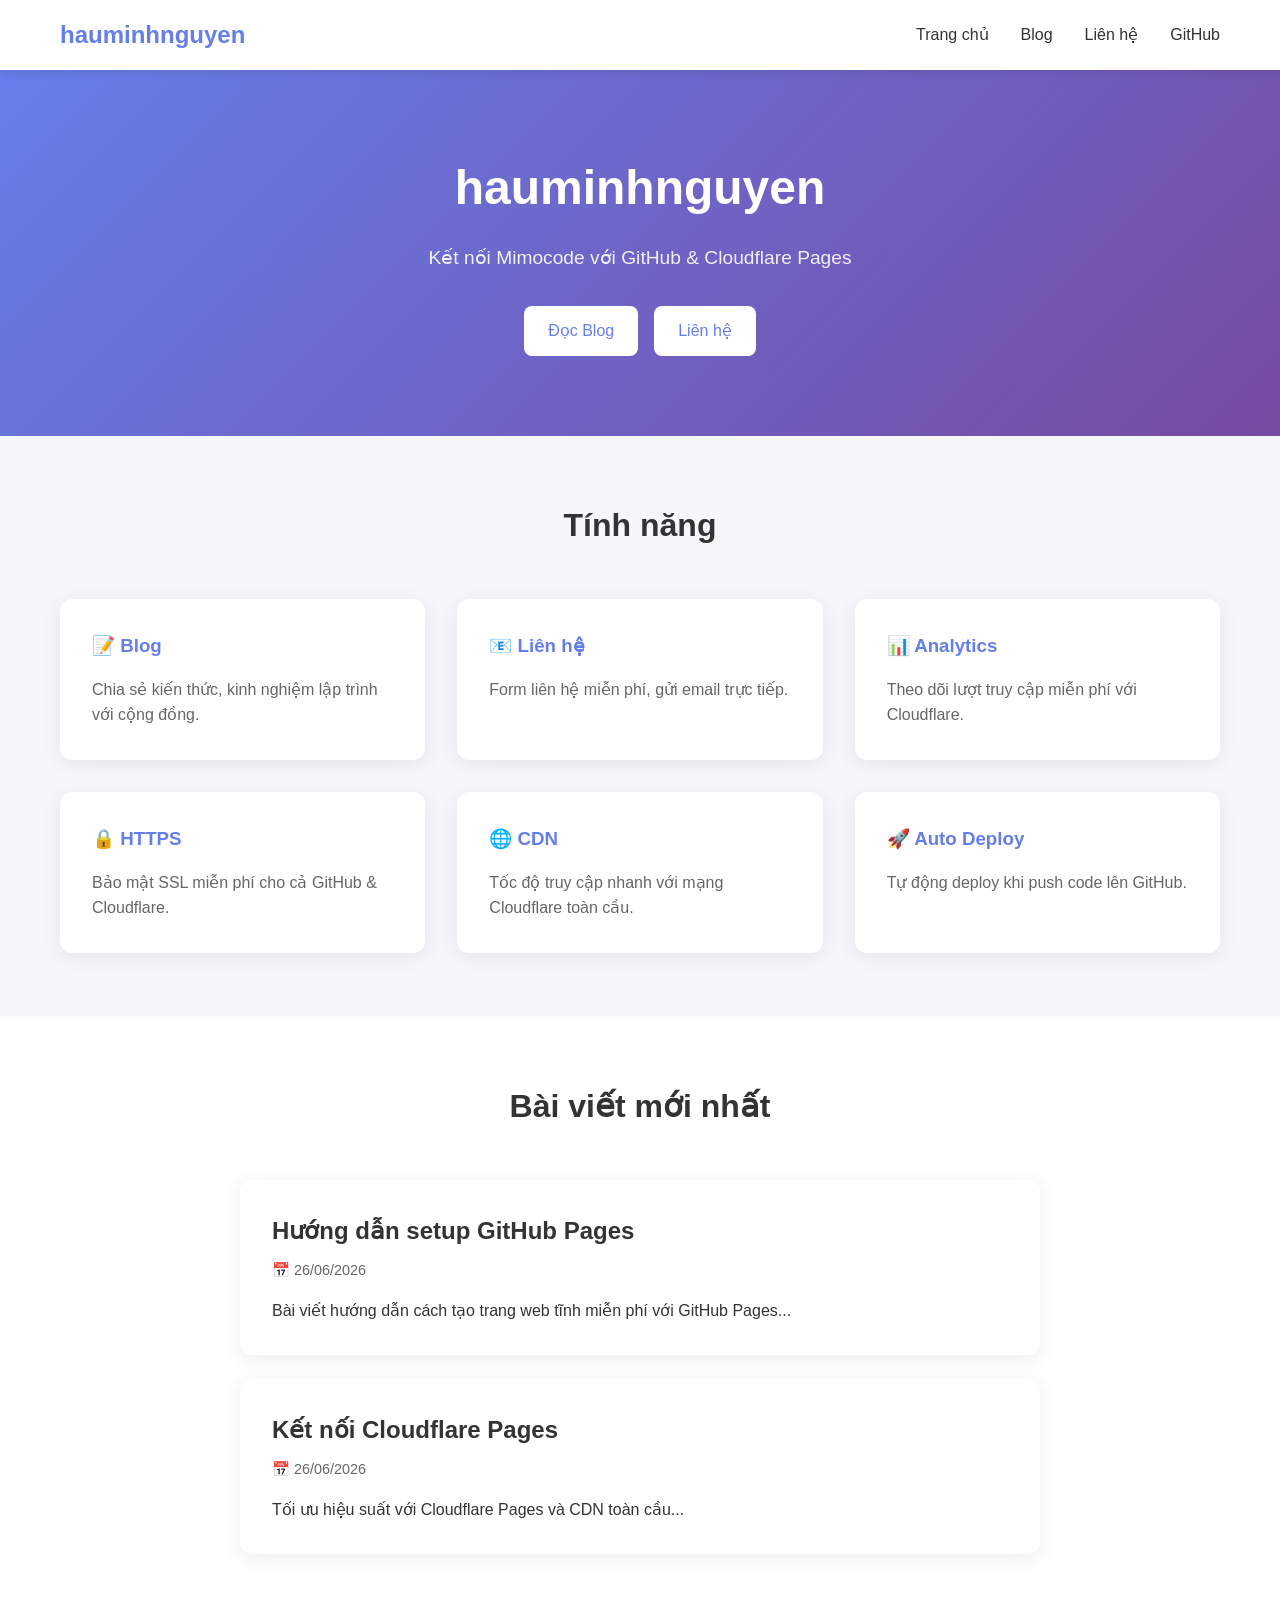
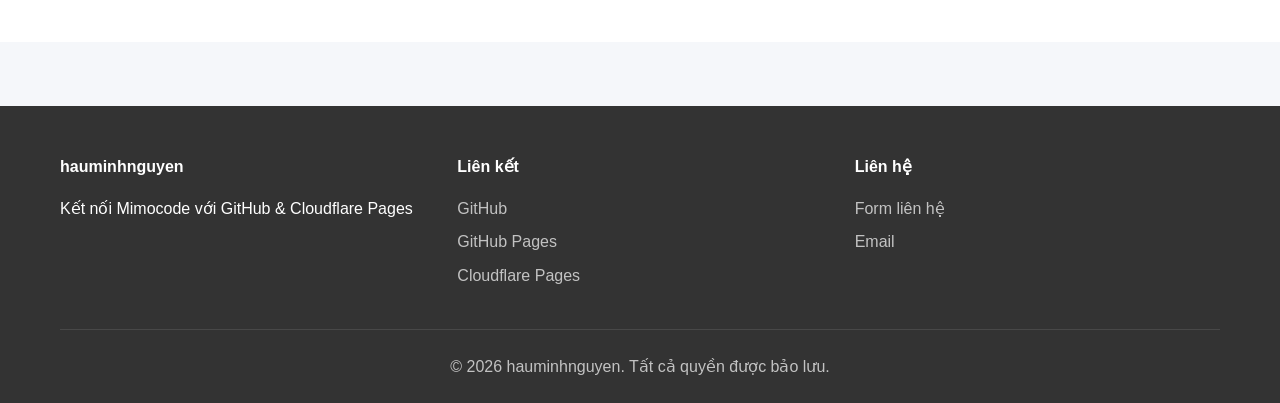
<file: index.html>
<!DOCTYPE html>
<html lang="vi">
<head>
    <meta charset="UTF-8">
    <meta name="viewport" content="width=device-width, initial-scale=1.0">
    <title>hauminhnguyen | Kết nối Mimocode</title>
    <link rel="stylesheet" href="style.css">
    <meta name="description" content="Kết nối Mimocode với GitHub & Cloudflare Pages">
    
    <!-- Cloudflare Web Analytics -->
    <script defer src='https://static.cloudflare.com/beacon.min.js' data-cf-beacon='{"token": "YOUR_TOKEN"}'></script>
</head>
<body>
    <header>
        <div class="container">
            <nav>
                <a href="/" class="logo">hauminhnguyen</a>
                <ul class="nav-links">
                    <li><a href="/">Trang chủ</a></li>
                    <li><a href="/blog/">Blog</a></li>
                    <li><a href="/contact.html">Liên hệ</a></li>
                    <li><a href="https://github.com/hauminhnguyen1182-eng">GitHub</a></li>
                </ul>
            </nav>
        </div>
    </header>

    <section class="hero">
        <div class="container">
            <h1>hauminhnguyen</h1>
            <p>Kết nối Mimocode với GitHub & Cloudflare Pages</p>
            <div style="display: flex; gap: 1rem; justify-content: center;">
                <a href="/blog/" class="btn btn-primary">Đọc Blog</a>
                <a href="/contact.html" class="btn btn-primary">Liên hệ</a>
            </div>
        </div>
    </section>

    <section class="section">
        <div class="container">
            <h2 class="section-title">Tính năng</h2>
            <div class="cards">
                <div class="card">
                    <h3>📝 Blog</h3>
                    <p>Chia sẻ kiến thức, kinh nghiệm lập trình với cộng đồng.</p>
                </div>
                <div class="card">
                    <h3>📧 Liên hệ</h3>
                    <p>Form liên hệ miễn phí, gửi email trực tiếp.</p>
                </div>
                <div class="card">
                    <h3>📊 Analytics</h3>
                    <p>Theo dõi lượt truy cập miễn phí với Cloudflare.</p>
                </div>
                <div class="card">
                    <h3>🔒 HTTPS</h3>
                    <p>Bảo mật SSL miễn phí cho cả GitHub & Cloudflare.</p>
                </div>
                <div class="card">
                    <h3>🌐 CDN</h3>
                    <p>Tốc độ truy cập nhanh với mạng Cloudflare toàn cầu.</p>
                </div>
                <div class="card">
                    <h3>🚀 Auto Deploy</h3>
                    <p>Tự động deploy khi push code lên GitHub.</p>
                </div>
            </div>
        </div>
    </section>

    <section class="section" style="background: var(--white);">
        <div class="container">
            <h2 class="section-title">Bài viết mới nhất</h2>
            <div class="blog-list">
                <div class="blog-item">
                    <h2><a href="/blog/setup-github-pages.html">Hướng dẫn setup GitHub Pages</a></h2>
                    <div class="blog-meta">📅 26/06/2026</div>
                    <p>Bài viết hướng dẫn cách tạo trang web tĩnh miễn phí với GitHub Pages...</p>
                </div>
                <div class="blog-item">
                    <h2><a href="/blog/cloudflare-pages.html">Kết nối Cloudflare Pages</a></h2>
                    <div class="blog-meta">📅 26/06/2026</div>
                    <p>Tối ưu hiệu suất với Cloudflare Pages và CDN toàn cầu...</p>
                </div>
            </div>
        </div>
    </section>

    <footer>
        <div class="container">
            <div class="footer-content">
                <div class="footer-section">
                    <h4>hauminhnguyen</h4>
                    <p>Kết nối Mimocode với GitHub & Cloudflare Pages</p>
                </div>
                <div class="footer-section">
                    <h4>Liên kết</h4>
                    <a href="https://github.com/hauminhnguyen1182-eng">GitHub</a>
                    <a href="https://hauminhnguyen1182-eng.github.io/hauminhnguyen/">GitHub Pages</a>
                    <a href="https://hauminhnguyen.pages.dev">Cloudflare Pages</a>
                </div>
                <div class="footer-section">
                    <h4>Liên hệ</h4>
                    <a href="/contact.html">Form liên hệ</a>
                    <a href="mailto:hauminhnguyen1182@gmail.com">Email</a>
                </div>
            </div>
            <div class="footer-bottom">
                <p>&copy; 2026 hauminhnguyen. Tất cả quyền được bảo lưu.</p>
            </div>
        </div>
    </footer>
</body>
</html>
</file>
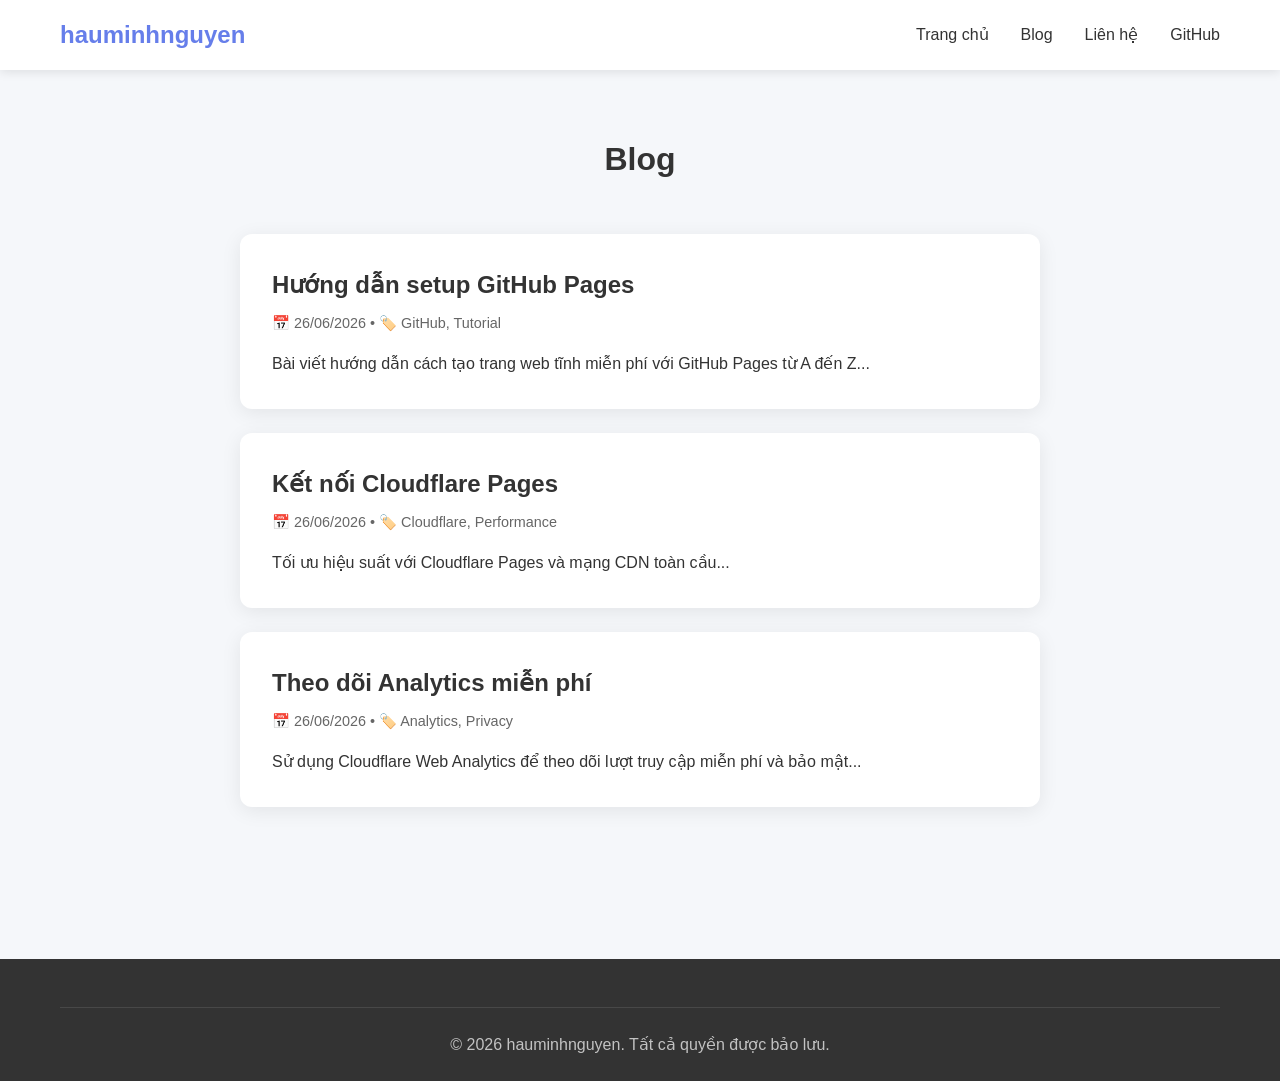
<file: blog/index.html>
<!DOCTYPE html>
<html lang="vi">
<head>
    <meta charset="UTF-8">
    <meta name="viewport" content="width=device-width, initial-scale=1.0">
    <title>Blog | hauminhnguyen</title>
    <link rel="stylesheet" href="/style.css">
</head>
<body>
    <header>
        <div class="container">
            <nav>
                <a href="/" class="logo">hauminhnguyen</a>
                <ul class="nav-links">
                    <li><a href="/">Trang chủ</a></li>
                    <li><a href="/blog/">Blog</a></li>
                    <li><a href="/contact.html">Liên hệ</a></li>
                    <li><a href="https://github.com/hauminhnguyen1182-eng">GitHub</a></li>
                </ul>
            </nav>
        </div>
    </header>

    <section class="section">
        <div class="container">
            <h1 class="section-title">Blog</h1>
            <div class="blog-list">
                <div class="blog-item">
                    <h2><a href="/blog/setup-github-pages.html">Hướng dẫn setup GitHub Pages</a></h2>
                    <div class="blog-meta">📅 26/06/2026 • 🏷️ GitHub, Tutorial</div>
                    <p>Bài viết hướng dẫn cách tạo trang web tĩnh miễn phí với GitHub Pages từ A đến Z...</p>
                </div>
                <div class="blog-item">
                    <h2><a href="/blog/cloudflare-pages.html">Kết nối Cloudflare Pages</a></h2>
                    <div class="blog-meta">📅 26/06/2026 • 🏷️ Cloudflare, Performance</div>
                    <p>Tối ưu hiệu suất với Cloudflare Pages và mạng CDN toàn cầu...</p>
                </div>
                <div class="blog-item">
                    <h2><a href="/blog/web-analytics.html">Theo dõi Analytics miễn phí</a></h2>
                    <div class="blog-meta">📅 26/06/2026 • 🏷️ Analytics, Privacy</div>
                    <p>Sử dụng Cloudflare Web Analytics để theo dõi lượt truy cập miễn phí và bảo mật...</p>
                </div>
            </div>
        </div>
    </section>

    <footer>
        <div class="container">
            <div class="footer-bottom">
                <p>&copy; 2026 hauminhnguyen. Tất cả quyền được bảo lưu.</p>
            </div>
        </div>
    </footer>
</body>
</html>
</file>
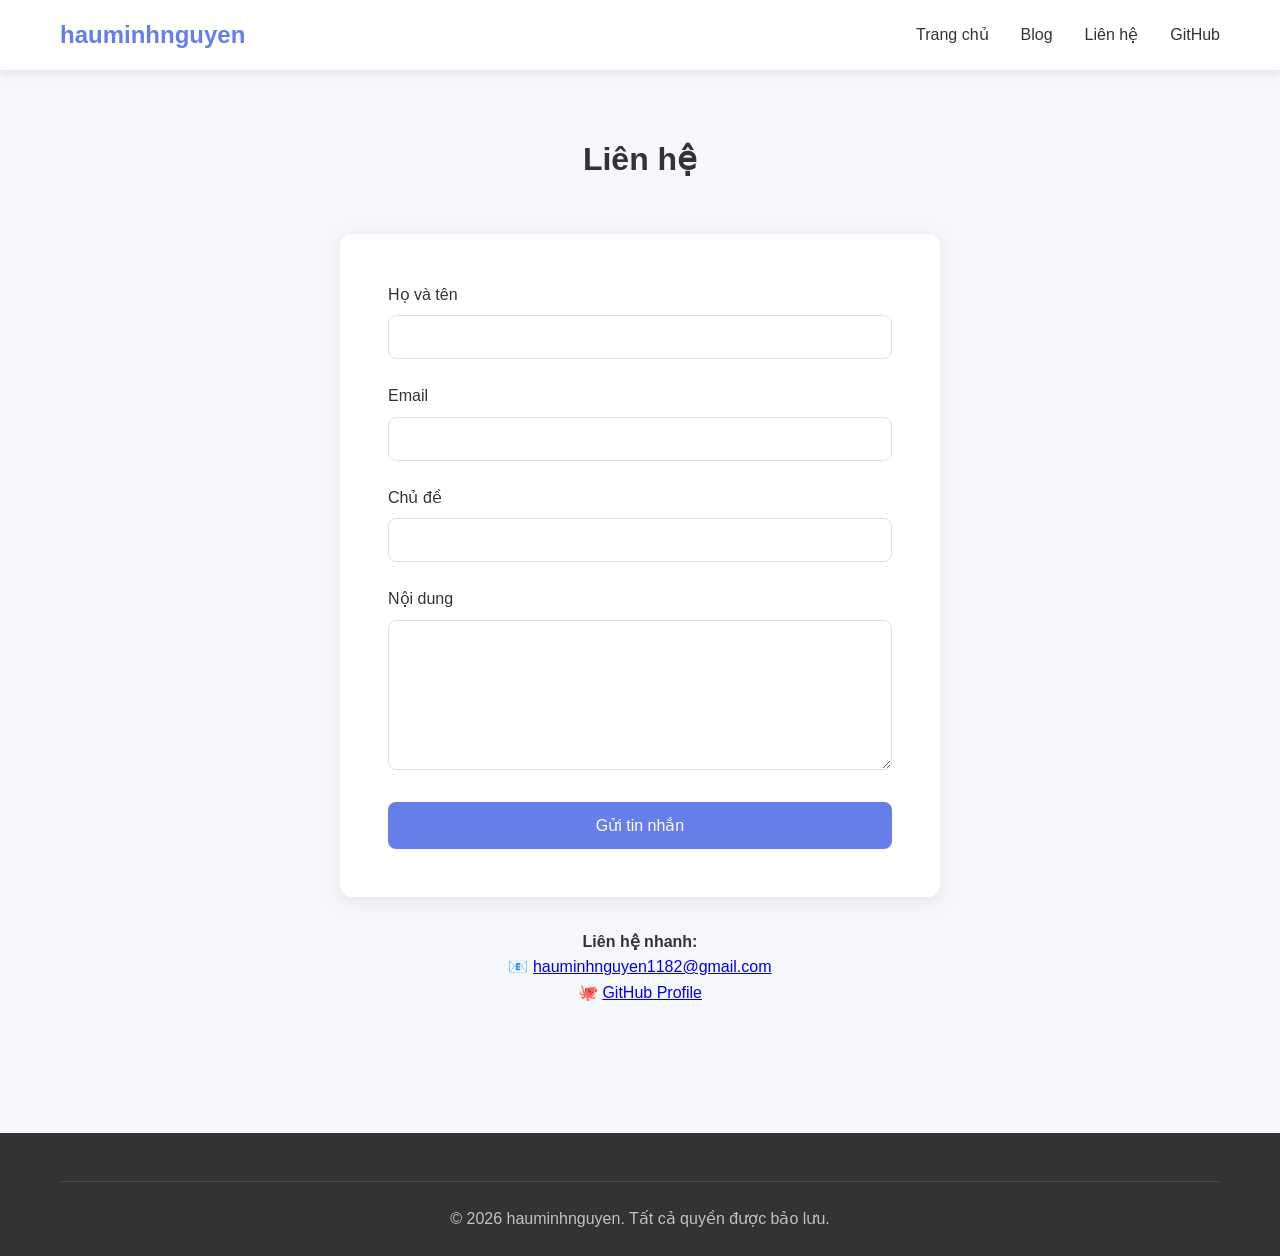
<file: contact.html>
<!DOCTYPE html>
<html lang="vi">
<head>
    <meta charset="UTF-8">
    <meta name="viewport" content="width=device-width, initial-scale=1.0">
    <title>Liên hệ | hauminhnguyen</title>
    <link rel="stylesheet" href="style.css">
</head>
<body>
    <header>
        <div class="container">
            <nav>
                <a href="/" class="logo">hauminhnguyen</a>
                <ul class="nav-links">
                    <li><a href="/">Trang chủ</a></li>
                    <li><a href="/blog/">Blog</a></li>
                    <li><a href="/contact.html">Liên hệ</a></li>
                    <li><a href="https://github.com/hauminhnguyen1182-eng">GitHub</a></li>
                </ul>
            </nav>
        </div>
    </header>

    <section class="section">
        <div class="container">
            <h1 class="section-title">Liên hệ</h1>
            
            <div class="form-container">
                <form action="https://formspree.io/f/xkolrzwp" method="POST" id="contactForm">
                    <div class="form-group">
                        <label for="name">Họ và tên</label>
                        <input type="text" id="name" name="name" required>
                    </div>
                    <div class="form-group">
                        <label for="email">Email</label>
                        <input type="email" id="email" name="email" required>
                    </div>
                    <div class="form-group">
                        <label for="subject">Chủ đề</label>
                        <input type="text" id="subject" name="subject" required>
                    </div>
                    <div class="form-group">
                        <label for="message">Nội dung</label>
                        <textarea id="message" name="message" required></textarea>
                    </div>
                    <button type="submit" class="btn-submit">Gửi tin nhắn</button>
                </form>
                
                <div class="form-success" id="successMessage">
                    <h3>✅ Gửi thành công!</h3>
                    <p>Cảm ơn bạn đã liên hệ. Tôi sẽ phản hồi trong thời gian sớm nhất.</p>
                    <a href="/" class="btn btn-primary" style="margin-top: 1rem;">Về trang chủ</a>
                </div>
            </div>

            <div style="max-width: 600px; margin: 2rem auto 0; text-align: center;">
                <p><strong>Liên hệ nhanh:</strong></p>
                <p>📧 <a href="mailto:hauminhnguyen1182@gmail.com">hauminhnguyen1182@gmail.com</a></p>
                <p>🐙 <a href="https://github.com/hauminhnguyen1182-eng">GitHub Profile</a></p>
            </div>
        </div>
    </section>

    <footer>
        <div class="container">
            <div class="footer-bottom">
                <p>&copy; 2026 hauminhnguyen. Tất cả quyền được bảo lưu.</p>
            </div>
        </div>
    </footer>

    <script>
        document.getElementById('contactForm').addEventListener('submit', function(e) {
            e.preventDefault();
            var form = this;
            var successMsg = document.getElementById('successMessage');
            
            fetch(form.action, {
                method: 'POST',
                body: new FormData(form),
                headers: { 'Accept': 'application/json' }
            }).then(function(response) {
                if (response.ok) {
                    form.style.display = 'none';
                    successMsg.style.display = 'block';
                }
            }).catch(function(error) {
                alert('Có lỗi xảy ra. Vui lòng thử lại.');
            });
        });
    </script>
</body>
</html>
</file>
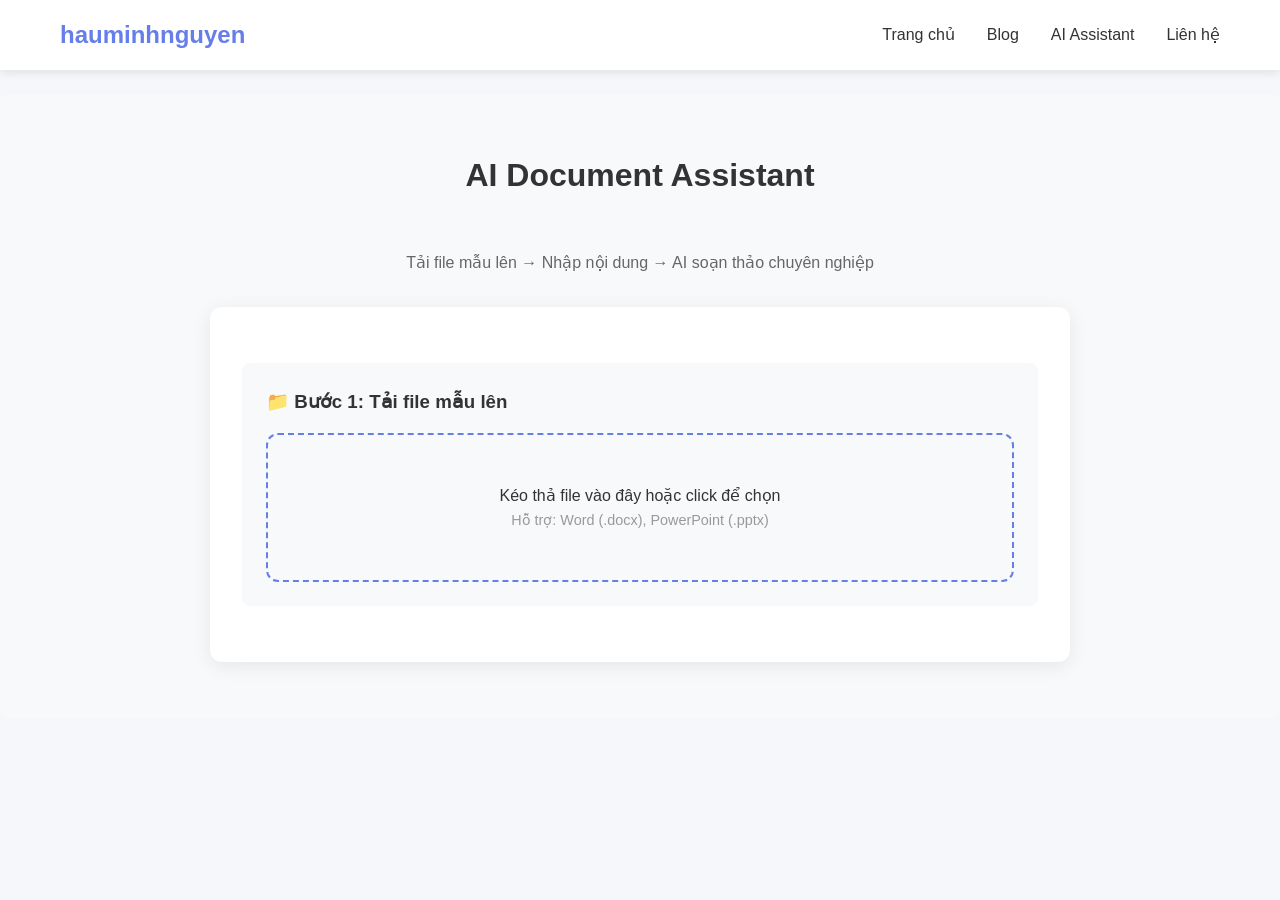
<file: blog/chatbot.html>
<!DOCTYPE html>
<html lang="vi">
<head>
    <meta charset="UTF-8">
    <meta name="viewport" content="width=device-width, initial-scale=1.0">
    <title>AI Document Assistant | hauminhnguyen</title>
    <link rel="stylesheet" href="/style.css">
    <style>
        .chatbot-container { max-width: 900px; margin: 2rem auto; padding: 0 20px; }
        .chat-box { background: white; border-radius: 12px; padding: 2rem; box-shadow: 0 4px 20px rgba(0,0,0,0.08); }
        .upload-zone { border: 2px dashed #667eea; border-radius: 12px; padding: 3rem; text-align: center; cursor: pointer; transition: all 0.3s; }
        .upload-zone:hover { background: #f8f9ff; border-color: #5a6fd6; }
        .upload-zone.dragover { background: #e8f0ff; border-color: #0078d7; }
        .file-input { display: none; }
        .section { margin: 1.5rem 0; padding: 1.5rem; background: #f8f9fa; border-radius: 8px; }
        .section h3 { margin-bottom: 1rem; color: #333; }
        .task-buttons { display: flex; gap: 1rem; flex-wrap: wrap; }
        .task-btn { padding: 12px 24px; border: 2px solid #667eea; background: white; color: #667eea; border-radius: 8px; cursor: pointer; transition: all 0.2s; }
        .task-btn:hover, .task-btn.active { background: #667eea; color: white; }
        .output-buttons { display: flex; gap: 1rem; }
        .output-btn { padding: 12px 24px; background: #0078d7; color: white; border: none; border-radius: 8px; cursor: pointer; }
        .output-btn:hover { background: #005a9e; }
        .input-group { margin: 1rem 0; }
        .input-group label { display: block; margin-bottom: 0.5rem; font-weight: 500; }
        .input-group textarea { width: 100%; min-height: 150px; padding: 1rem; border: 1px solid #ddd; border-radius: 8px; font-family: inherit; resize: vertical; }
        .input-group input[type="text"] { width: 100%; padding: 12px; border: 1px solid #ddd; border-radius: 8px; }
        .template-info { background: #e3f2fd; padding: 1rem; border-radius: 8px; margin: 1rem 0; }
        .template-info h4 { margin-bottom: 0.5rem; color: #1976d2; }
        .template-info ul { margin: 0; padding-left: 1.5rem; }
        .template-info li { margin: 0.3rem 0; }
        .result-box { margin-top: 1.5rem; padding: 1.5rem; background: #f5f7fa; border-radius: 8px; display: none; }
        .preview-text { max-height: 300px; overflow-y: auto; white-space: pre-wrap; font-family: monospace; background: white; padding: 1rem; border-radius: 8px; border: 1px solid #ddd; }
        .download-link { display: inline-block; margin-top: 1rem; padding: 12px 24px; background: #28a745; color: white; text-decoration: none; border-radius: 8px; }
        .download-link:hover { background: #218838; }
        .loading { display: none; text-align: center; padding: 2rem; }
        .spinner { border: 3px solid #f3f3f3; border-top: 3px solid #667eea; border-radius: 50%; width: 40px; height: 40px; animation: spin 1s linear infinite; margin: 0 auto; }
        @keyframes spin { 0% { transform: rotate(0deg); } 100% { transform: rotate(360deg); } }
        .placeholder-list { display: flex; gap: 0.5rem; flex-wrap: wrap; margin-top: 0.5rem; }
        .placeholder-tag { background: #fff3cd; padding: 4px 8px; border-radius: 4px; font-size: 0.9rem; }
    </style>
</head>
<body>
    <header>
        <div class="container">
            <nav>
                <a href="/" class="logo">hauminhnguyen</a>
                <ul class="nav-links">
                    <li><a href="/">Trang chủ</a></li>
                    <li><a href="/blog/">Blog</a></li>
                    <li><a href="/chatbot">AI Assistant</a></li>
                    <li><a href="/contact.html">Liên hệ</a></li>
                </ul>
            </nav>
        </div>
    </header>

    <section class="section">
        <div class="chatbot-container">
            <h1 class="section-title">AI Document Assistant</h1>
            <p style="text-align: center; color: #666; margin-bottom: 2rem;">Tải file mẫu lên → Nhập nội dung → AI soạn thảo chuyên nghiệp</p>

            <div class="chat-box">
                <!-- Step 1: Upload -->
                <div class="section">
                    <h3>📁 Bước 1: Tải file mẫu lên</h3>
                    <div class="upload-zone" id="uploadZone">
                        <p>Kéo thả file vào đây hoặc click để chọn</p>
                        <p style="color: #999; font-size: 0.9rem;">Hỗ trợ: Word (.docx), PowerPoint (.pptx)</p>
                        <input type="file" id="fileInput" class="file-input" accept=".docx,.pptx">
                    </div>
                    <div id="fileInfo" style="display: none; margin-top: 1rem; padding: 1rem; background: #e8f5e9; border-radius: 8px;">
                        <strong>📄 File đã chọn:</strong> <span id="fileName"></span>
                    </div>
                </div>

                <!-- Template Info -->
                <div id="templateInfo" class="template-info" style="display: none;">
                    <h4>📋 Cấu trúc mẫu được nhận diện:</h4>
                    <ul id="templateStructure"></ul>
                    <div id="placeholderSection" style="display: none; margin-top: 1rem;">
                        <strong>Các vị trí cần điền:</strong>
                        <div class="placeholder-list" id="placeholderList"></div>
                    </div>
                </div>

                <!-- Step 2: User Input -->
                <div id="inputSection" class="section" style="display: none;">
                    <h3>✏️ Bước 2: Nhập nội dung bạn muốn soạn thảo</h3>
                    <div class="input-group">
                        <label for="userInput">Nội dung thô (ý tưởng, thông tin cần viết):</label>
                        <textarea id="userInput" placeholder="Ví dụ: Công ty ABC cần tuyển 5 lập trình viên PHP, mức lương 20-30 triệu, làm việc tại Hà Nội..."></textarea>
                    </div>
                    <div class="input-group">
                        <label for="docTitle">Tiêu đề văn bản:</label>
                        <input type="text" id="docTitle" placeholder="Ví dụ: Tuyển dụng lập trình viên">
                    </div>
                </div>

                <!-- Step 3: Task Selection -->
                <div id="taskSection" class="section" style="display: none;">
                    <h3>⚙️ Bước 3: Chọn kiểu xử lý</h3>
                    <div class="task-buttons">
                        <button class="task-btn active" data-task="fill_template">📝 Điền mẫu + Viết lại</button>
                        <button class="task-btn" data-task="draft_from_template">📋 Soạn theo mẫu</button>
                        <button class="task-btn" data-task="rewrite">✍️ Viết lại chuyên nghiệp</button>
                    </div>

                    <h3 style="margin-top: 1rem;">📄 Định dạng output:</h3>
                    <div class="output-buttons">
                        <button class="output-btn" data-type="docx">📄 Word</button>
                        <button class="output-btn" data-type="pptx">📊 PowerPoint</button>
                        <button class="output-btn" data-type="xlsx">📈 Excel</button>
                    </div>
                </div>

                <div class="loading" id="loading">
                    <div class="spinner"></div>
                    <p>AI đang xử lý...</p>
                </div>

                <div class="result-box" id="resultBox">
                    <h3>✅ Kết quả:</h3>
                    <div class="preview-text" id="previewText"></div>
                    <a class="download-link" id="downloadLink" href="#" download>⬇️ Tải file</a>
                </div>
            </div>
        </div>
    </section>

    <script>
        const API_BASE = "https://acrylic-investors-christopher-downloadable.trycloudflare.com";
        let currentFileId = null;
        let selectedTask = "fill_template";
        let selectedType = "docx";
        let templateData = null;

        const uploadZone = document.getElementById("uploadZone");
        const fileInput = document.getElementById("fileInput");
        const fileInfo = document.getElementById("fileInfo");
        const fileName = document.getElementById("fileName");
        const templateInfo = document.getElementById("templateInfo");
        const templateStructure = document.getElementById("templateStructure");
        const placeholderSection = document.getElementById("placeholderSection");
        const placeholderList = document.getElementById("placeholderList");
        const inputSection = document.getElementById("inputSection");
        const taskSection = document.getElementById("taskSection");
        const loading = document.getElementById("loading");
        const resultBox = document.getElementById("resultBox");
        const previewText = document.getElementById("previewText");
        const downloadLink = document.getElementById("downloadLink");

        uploadZone.addEventListener("click", () => fileInput.click());
        uploadZone.addEventListener("dragover", (e) => { e.preventDefault(); uploadZone.classList.add("dragover"); });
        uploadZone.addEventListener("dragleave", () => uploadZone.classList.remove("dragover"));
        uploadZone.addEventListener("drop", (e) => {
            e.preventDefault();
            uploadZone.classList.remove("dragover");
            if (e.dataTransfer.files.length) handleFile(e.dataTransfer.files[0]);
        });
        fileInput.addEventListener("change", (e) => { if (e.target.files.length) handleFile(e.target.files[0]); });

        document.querySelectorAll(".task-btn").forEach(btn => {
            btn.addEventListener("click", () => {
                document.querySelectorAll(".task-btn").forEach(b => b.classList.remove("active"));
                btn.classList.add("active");
                selectedTask = btn.dataset.task;
            });
        });

        document.querySelectorAll(".output-btn").forEach(btn => {
            btn.addEventListener("click", () => {
                selectedType = btn.dataset.type;
                generateDocument();
            });
        });

        async function handleFile(file) {
            const formData = new FormData();
            formData.append("file", file);

            loading.style.display = "block";
            taskSection.style.display = "none";
            inputSection.style.display = "none";
            templateInfo.style.display = "none";

            try {
                const resp = await fetch(`${API_BASE}/api/upload`, { method: "POST", body: formData });
                const data = await resp.json();

                currentFileId = data.file_id;
                fileName.textContent = data.filename;
                fileInfo.style.display = "block";

                // Show template info
                if (data.template && data.template.structure && data.template.structure.length > 0) {
                    templateData = data.template;
                    templateStructure.innerHTML = "";

                    data.template.structure.slice(0, 10).forEach(s => {
                        const li = document.createElement("li");
                        li.textContent = s.text.substring(0, 100) + (s.text.length > 100 ? "..." : "");
                        if (s.is_heading) li.style.fontWeight = "bold";
                        templateStructure.appendChild(li);
                    });

                    if (data.template.placeholders && data.template.placeholders.length > 0) {
                        placeholderList.innerHTML = "";
                        data.template.placeholders.forEach(p => {
                            const span = document.createElement("span");
                            span.className = "placeholder-tag";
                            span.textContent = `[${p}]`;
                            placeholderList.appendChild(span);
                        });
                        placeholderSection.style.display = "block";
                    }

                    templateInfo.style.display = "block";
                }

                inputSection.style.display = "block";
                taskSection.style.display = "block";
            } catch (err) {
                alert("Upload failed: " + err.message);
            } finally {
                loading.style.display = "none";
            }
        }

        async function generateDocument() {
            if (!currentFileId) return;

            const userInput = document.getElementById("userInput").value;
            const docTitle = document.getElementById("docTitle").value || "Generated Document";

            loading.style.display = "block";
            resultBox.style.display = "none";

            try {
                const resp = await fetch(`${API_BASE}/api/generate`, {
                    method: "POST",
                    headers: { "Content-Type": "application/json" },
                    body: JSON.stringify({
                        file_id: currentFileId,
                        task: selectedTask,
                        output_type: selectedType,
                        user_input: userInput,
                        title: docTitle
                    })
                });
                const data = await resp.json();

                if (data.preview) {
                    previewText.textContent = data.preview;
                }
                downloadLink.href = `${API_BASE}${data.download_url}`;
                downloadLink.download = `${docTitle}.${selectedType}`;
                resultBox.style.display = "block";
            } catch (err) {
                alert("Generation failed: " + err.message);
            } finally {
                loading.style.display = "none";
            }
        }
    </script>
</body>
</html>
</file>
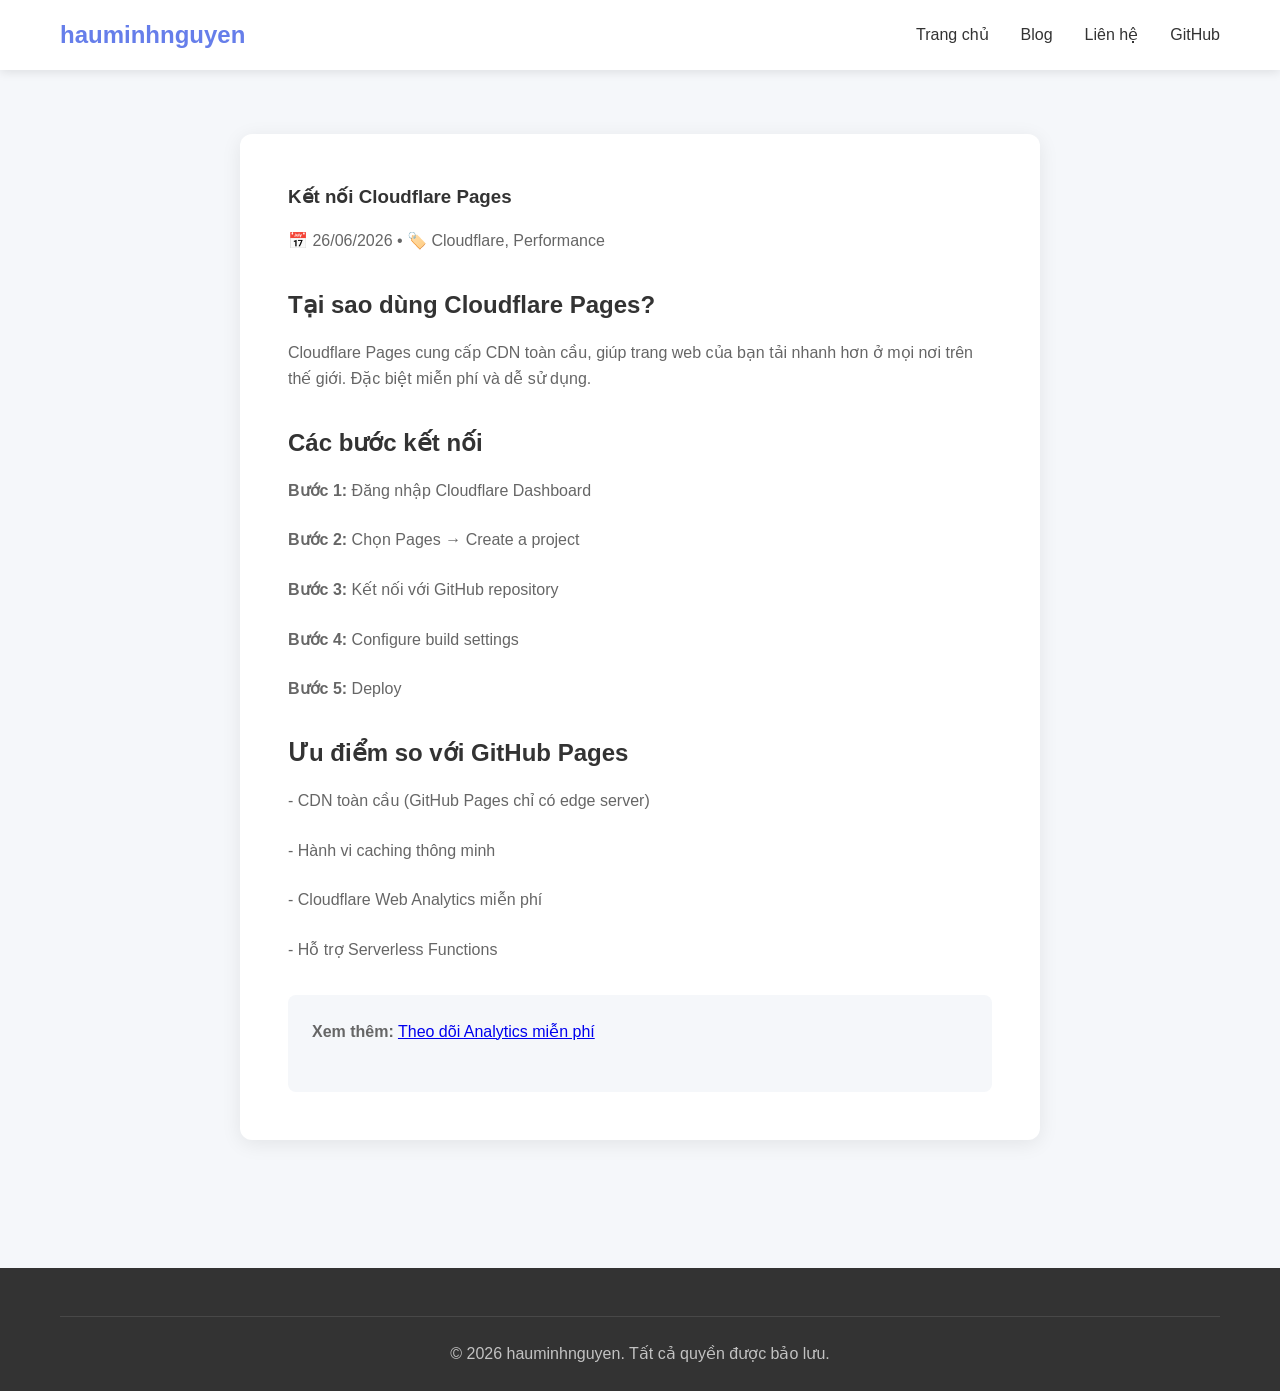
<file: blog/cloudflare-pages.html>
<!DOCTYPE html>
<html lang="vi">
<head>
    <meta charset="UTF-8">
    <meta name="viewport" content="width=device-width, initial-scale=1.0">
    <title>Kết nối Cloudflare Pages | hauminhnguyen</title>
    <link rel="stylesheet" href="/style.css">
</head>
<body>
    <header>
        <div class="container">
            <nav>
                <a href="/" class="logo">hauminhnguyen</a>
                <ul class="nav-links">
                    <li><a href="/">Trang chủ</a></li>
                    <li><a href="/blog/">Blog</a></li>
                    <li><a href="/contact.html">Liên hệ</a></li>
                    <li><a href="https://github.com/hauminhnguyen1182-eng">GitHub</a></li>
                </ul>
            </nav>
        </div>
    </header>

    <section class="section">
        <div class="container">
            <article class="article">
                <h1>Kết nối Cloudflare Pages</h1>
                <div class="article-meta">📅 26/06/2026 • 🏷️ Cloudflare, Performance</div>
                
                <h2>Tại sao dùng Cloudflare Pages?</h2>
                <p>Cloudflare Pages cung cấp CDN toàn cầu, giúp trang web của bạn tải nhanh hơn ở mọi nơi trên thế giới. Đặc biệt miễn phí và dễ sử dụng.</p>
                
                <h2>Các bước kết nối</h2>
                <p><strong>Bước 1:</strong> Đăng nhập Cloudflare Dashboard</p>
                <p><strong>Bước 2:</strong> Chọn Pages → Create a project</p>
                <p><strong>Bước 3:</strong> Kết nối với GitHub repository</p>
                <p><strong>Bước 4:</strong> Configure build settings</p>
                <p><strong>Bước 5:</strong> Deploy</p>
                
                <h2>Ưu điểm so với GitHub Pages</h2>
                <p>- CDN toàn cầu (GitHub Pages chỉ có edge server)</p>
                <p>- Hành vi caching thông minh</p>
                <p>- Cloudflare Web Analytics miễn phí</p>
                <p>- Hỗ trợ Serverless Functions</p>
                
                <div style="margin-top: 2rem; padding: 1.5rem; background: #f5f7fa; border-radius: 8px;">
                    <p><strong>Xem thêm:</strong> <a href="/blog/web-analytics.html">Theo dõi Analytics miễn phí</a></p>
                </div>
            </article>
        </div>
    </section>

    <footer>
        <div class="container">
            <div class="footer-bottom">
                <p>&copy; 2026 hauminhnguyen. Tất cả quyền được bảo lưu.</p>
            </div>
        </div>
    </footer>
</body>
</html>
</file>
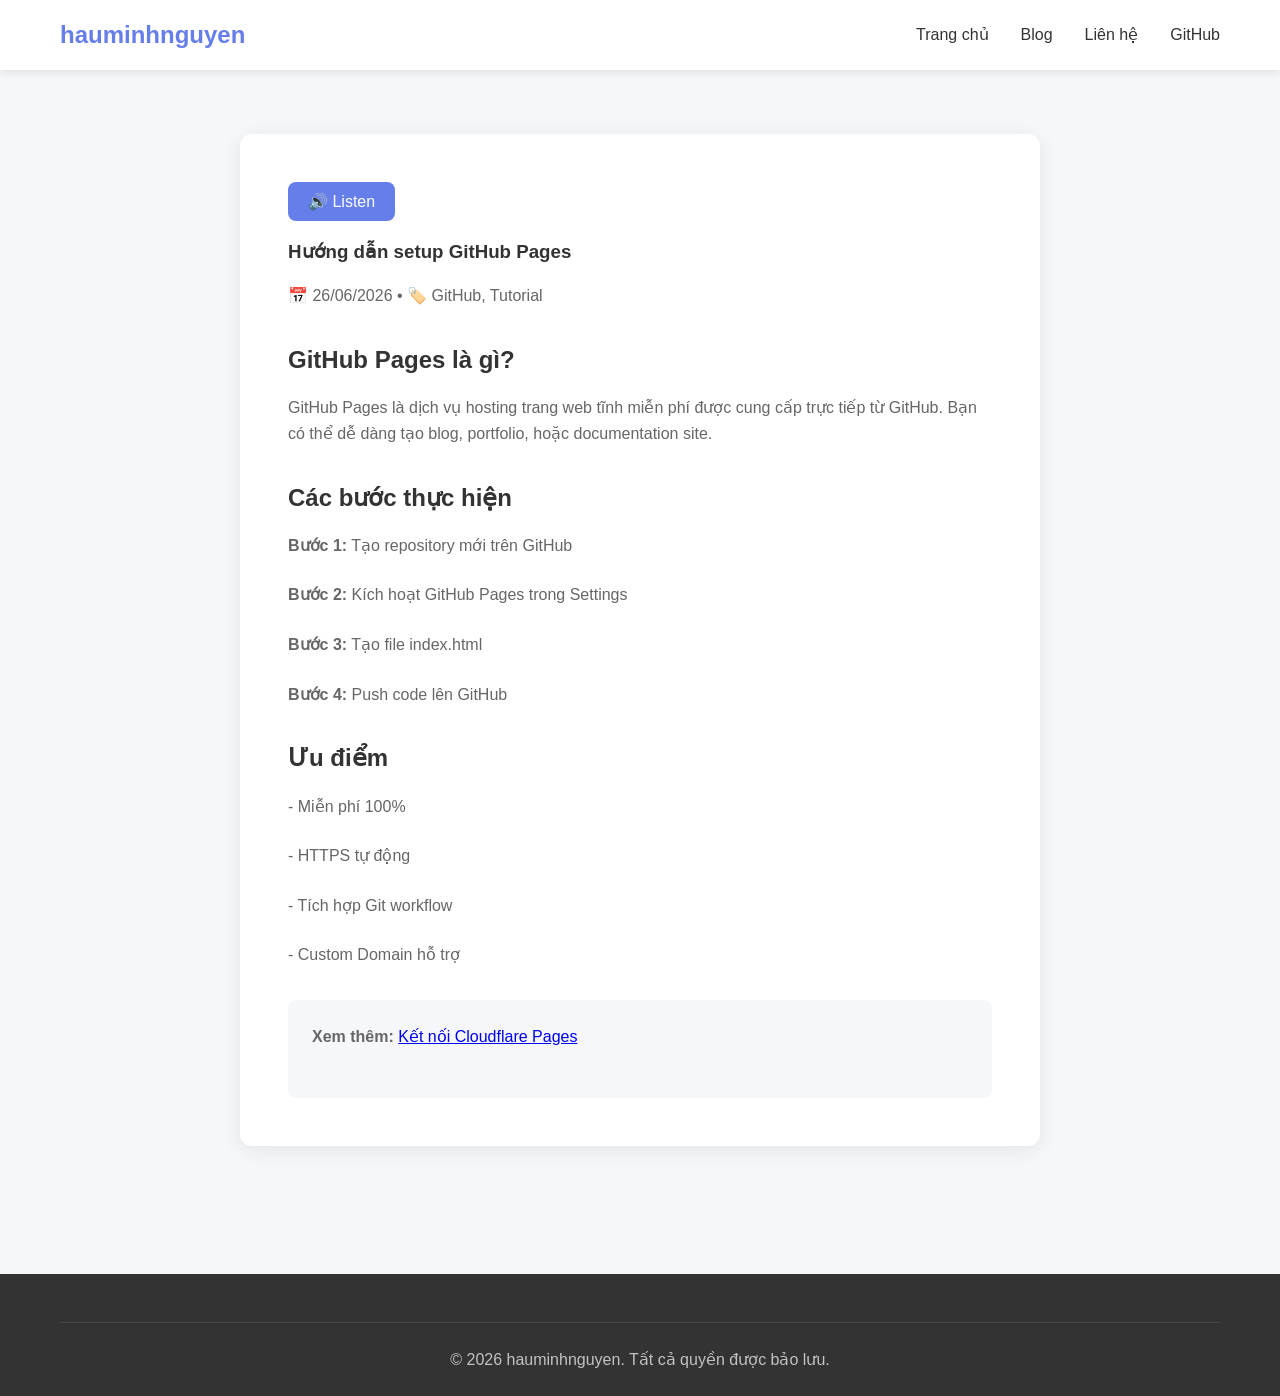
<file: blog/setup-github-pages.html>
<!DOCTYPE html>
<html lang="vi">
<head>
    <meta charset="UTF-8">
    <meta name="viewport" content="width=device-width, initial-scale=1.0">
    <title>Hướng dẫn setup GitHub Pages | hauminhnguyen</title>
    <link rel="stylesheet" href="/style.css">
    <style>
        .listen-btn {
            background: #667eea;
            color: white;
            border: none;
            padding: 10px 20px;
            border-radius: 8px;
            cursor: pointer;
            font-size: 1rem;
            margin-bottom: 1rem;
        }
        .listen-btn:hover { background: #5a6fd6; }
    </style>
</head>
<body>
    <header>
        <div class="container">
            <nav>
                <a href="/" class="logo">hauminhnguyen</a>
                <ul class="nav-links">
                    <li><a href="/">Trang chủ</a></li>
                    <li><a href="/blog/">Blog</a></li>
                    <li><a href="/contact.html">Liên hệ</a></li>
                    <li><a href="https://github.com/hauminhnguyen1182-eng">GitHub</a></li>
                </ul>
            </nav>
        </div>
    </header>

    <section class="section">
        <div class="container">
            <article class="article" id="article">
                <h1>Hướng dẫn setup GitHub Pages</h1>
                <div class="article-meta">📅 26/06/2026 • 🏷️ GitHub, Tutorial</div>
                
                <h2>GitHub Pages là gì?</h2>
                <p>GitHub Pages là dịch vụ hosting trang web tĩnh miễn phí được cung cấp trực tiếp từ GitHub. Bạn có thể dễ dàng tạo blog, portfolio, hoặc documentation site.</p>
                
                <h2>Các bước thực hiện</h2>
                <p><strong>Bước 1:</strong> Tạo repository mới trên GitHub</p>
                <p><strong>Bước 2:</strong> Kích hoạt GitHub Pages trong Settings</p>
                <p><strong>Bước 3:</strong> Tạo file index.html</p>
                <p><strong>Bước 4:</strong> Push code lên GitHub</p>
                
                <h2>Ưu điểm</h2>
                <p>- Miễn phí 100%</p>
                <p>- HTTPS tự động</p>
                <p>- Tích hợp Git workflow</p>
                <p>- Custom Domain hỗ trợ</p>
                
                <div style="margin-top: 2rem; padding: 1.5rem; background: #f5f7fa; border-radius: 8px;">
                    <p><strong>Xem thêm:</strong> <a href="/blog/cloudflare-pages.html">Kết nối Cloudflare Pages</a></p>
                </div>
            </article>
        </div>
    </section>

    <script src="/blog/assets/audio-player.js"></script>
    <script>
        addListenButton('article', 'GitHub Pages is a free static site hosting service...');
    </script>
    <footer>
        <div class="container">
            <div class="footer-bottom">
                <p>&copy; 2026 hauminhnguyen. Tất cả quyền được bảo lưu.</p>
            </div>
        </div>
    </footer>
</body>
</html>
</file>
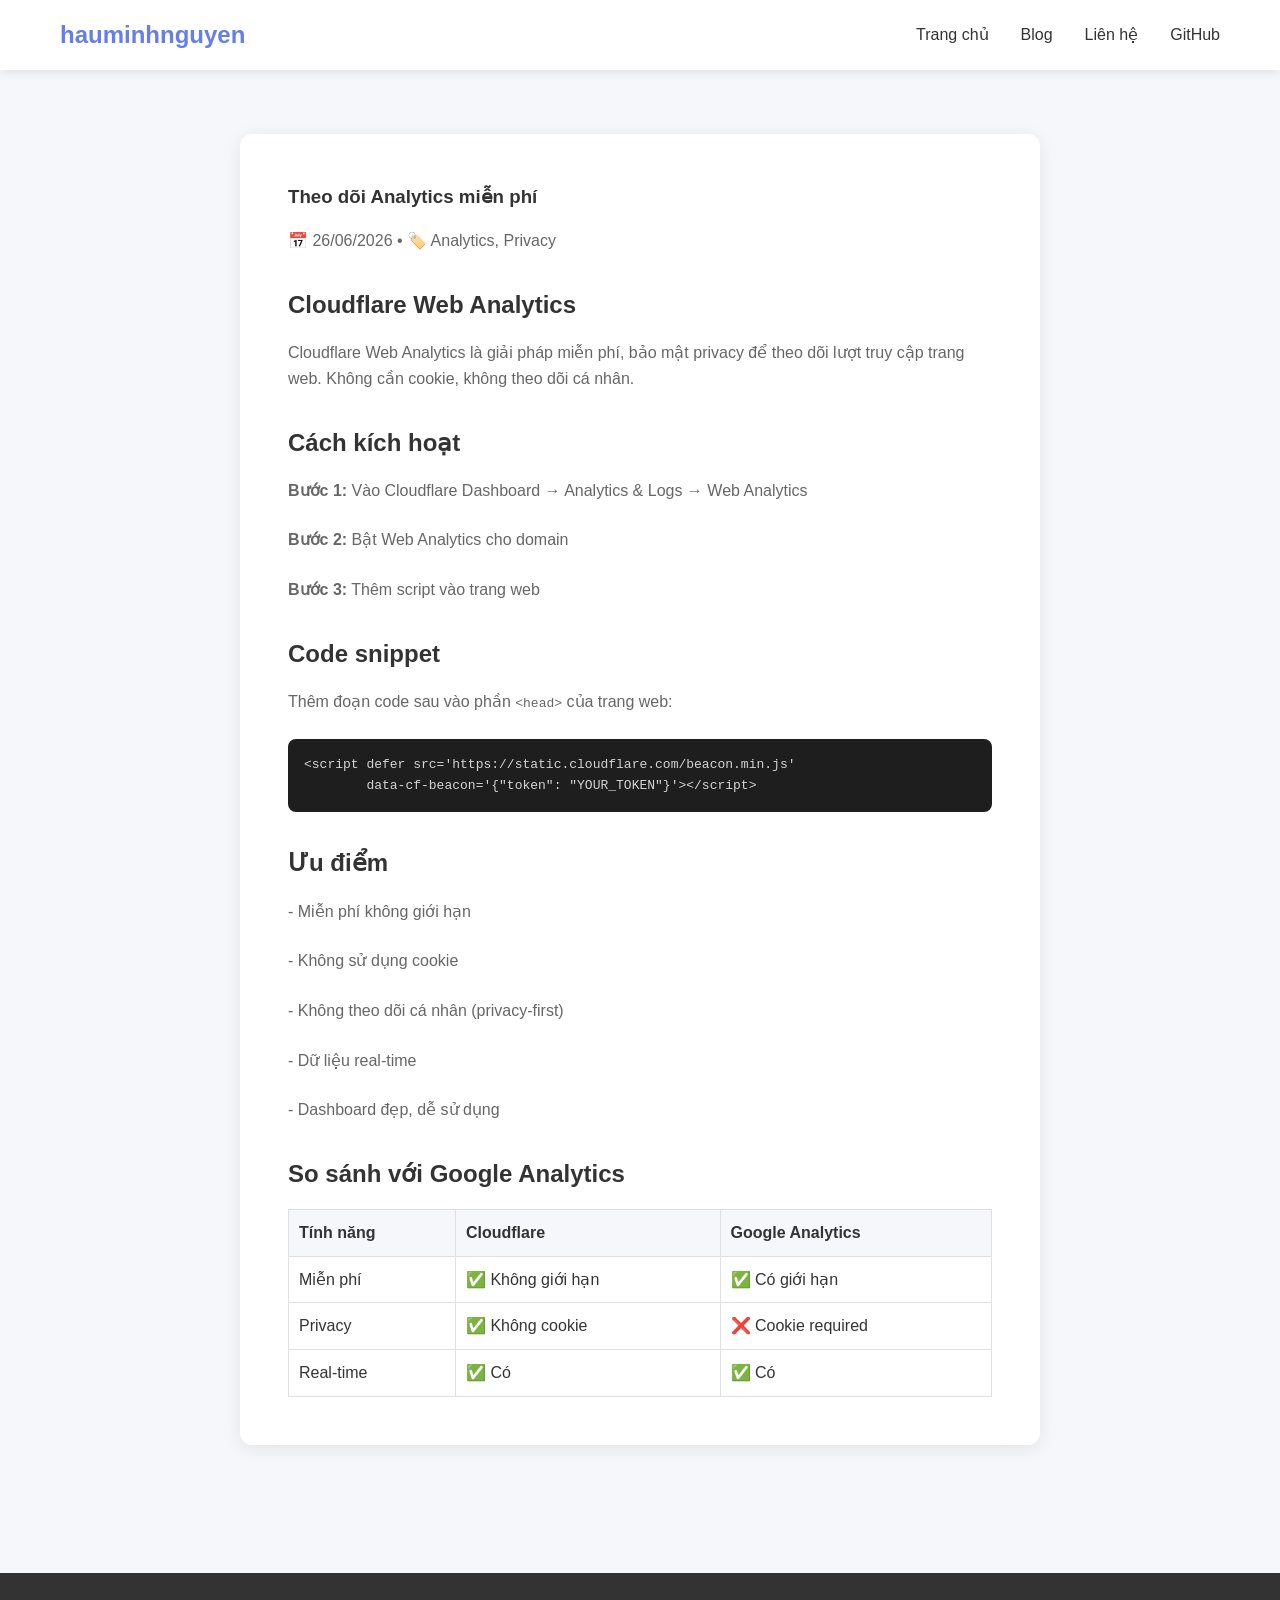
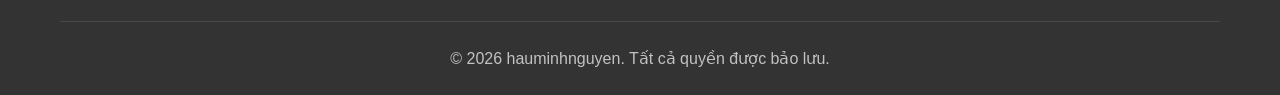
<file: blog/web-analytics.html>
<!DOCTYPE html>
<html lang="vi">
<head>
    <meta charset="UTF-8">
    <meta name="viewport" content="width=device-width, initial-scale=1.0">
    <title>Theo dõi Analytics miễn phí | hauminhnguyen</title>
    <link rel="stylesheet" href="/style.css">
</head>
<body>
    <header>
        <div class="container">
            <nav>
                <a href="/" class="logo">hauminhnguyen</a>
                <ul class="nav-links">
                    <li><a href="/">Trang chủ</a></li>
                    <li><a href="/blog/">Blog</a></li>
                    <li><a href="/contact.html">Liên hệ</a></li>
                    <li><a href="https://github.com/hauminhnguyen1182-eng">GitHub</a></li>
                </ul>
            </nav>
        </div>
    </header>

    <section class="section">
        <div class="container">
            <article class="article">
                <h1>Theo dõi Analytics miễn phí</h1>
                <div class="article-meta">📅 26/06/2026 • 🏷️ Analytics, Privacy</div>
                
                <h2>Cloudflare Web Analytics</h2>
                <p>Cloudflare Web Analytics là giải pháp miễn phí, bảo mật privacy để theo dõi lượt truy cập trang web. Không cần cookie, không theo dõi cá nhân.</p>
                
                <h2>Cách kích hoạt</h2>
                <p><strong>Bước 1:</strong> Vào Cloudflare Dashboard → Analytics & Logs → Web Analytics</p>
                <p><strong>Bước 2:</strong> Bật Web Analytics cho domain</p>
                <p><strong>Bước 3:</strong> Thêm script vào trang web</p>
                
                <h2>Code snippet</h2>
                <p>Thêm đoạn code sau vào phần <code>&lt;head&gt;</code> của trang web:</p>
                <pre style="background: #1e1e1e; color: #d4d4d4; padding: 1rem; border-radius: 8px; overflow-x: auto;">
&lt;script defer src='https://static.cloudflare.com/beacon.min.js' 
        data-cf-beacon='{"token": "YOUR_TOKEN"}'&gt;&lt;/script&gt;</pre>
                
                <h2>Ưu điểm</h2>
                <p>- Miễn phí không giới hạn</p>
                <p>- Không sử dụng cookie</p>
                <p>- Không theo dõi cá nhân (privacy-first)</p>
                <p>- Dữ liệu real-time</p>
                <p>- Dashboard đẹp, dễ sử dụng</p>
                
                <h2>So sánh với Google Analytics</h2>
                <table style="width: 100%; border-collapse: collapse; margin-top: 1rem;">
                    <tr style="background: #f5f7fa;">
                        <th style="padding: 10px; text-align: left; border: 1px solid #e0e0e0;">Tính năng</th>
                        <th style="padding: 10px; text-align: left; border: 1px solid #e0e0e0;">Cloudflare</th>
                        <th style="padding: 10px; text-align: left; border: 1px solid #e0e0e0;">Google Analytics</th>
                    </tr>
                    <tr>
                        <td style="padding: 10px; border: 1px solid #e0e0e0;">Miễn phí</td>
                        <td style="padding: 10px; border: 1px solid #e0e0e0;">✅ Không giới hạn</td>
                        <td style="padding: 10px; border: 1px solid #e0e0e0;">✅ Có giới hạn</td>
                    </tr>
                    <tr>
                        <td style="padding: 10px; border: 1px solid #e0e0e0;">Privacy</td>
                        <td style="padding: 10px; border: 1px solid #e0e0e0;">✅ Không cookie</td>
                        <td style="padding: 10px; border: 1px solid #e0e0e0;">❌ Cookie required</td>
                    </tr>
                    <tr>
                        <td style="padding: 10px; border: 1px solid #e0e0e0;">Real-time</td>
                        <td style="padding: 10px; border: 1px solid #e0e0e0;">✅ Có</td>
                        <td style="padding: 10px; border: 1px solid #e0e0e0;">✅ Có</td>
                    </tr>
                </table>
            </article>
        </div>
    </section>

    <footer>
        <div class="container">
            <div class="footer-bottom">
                <p>&copy; 2026 hauminhnguyen. Tất cả quyền được bảo lưu.</p>
            </div>
        </div>
    </footer>
</body>
</html>
</file>
<file: style.css>
:root {
    --primary: #667eea;
    --primary-dark: #5a6fd6;
    --secondary: #764ba2;
    --text: #333;
    --text-light: #666;
    --bg: #f5f7fa;
    --white: #ffffff;
    --success: #2e7d32;
    --border: #e0e0e0;
}

* { margin: 0; padding: 0; box-sizing: border-box; }

body {
    font-family: -apple-system, BlinkMacSystemFont, 'Segoe UI', Roboto, sans-serif;
    background: var(--bg);
    color: var(--text);
    line-height: 1.6;
}

.container {
    max-width: 1200px;
    margin: 0 auto;
    padding: 0 20px;
}

/* Header */
header {
    background: var(--white);
    box-shadow: 0 2px 10px rgba(0,0,0,0.1);
    position: sticky;
    top: 0;
    z-index: 100;
}

nav {
    display: flex;
    justify-content: space-between;
    align-items: center;
    padding: 1rem 0;
}

.logo {
    font-size: 1.5rem;
    font-weight: bold;
    color: var(--primary);
    text-decoration: none;
}

.nav-links { display: flex; gap: 2rem; list-style: none; }
.nav-links a {
    color: var(--text);
    text-decoration: none;
    transition: color 0.2s;
}
.nav-links a:hover { color: var(--primary); }

/* Hero */
.hero {
    background: linear-gradient(135deg, var(--primary) 0%, var(--secondary) 100%);
    color: var(--white);
    padding: 5rem 0;
    text-align: center;
}

.hero h1 { font-size: 3rem; margin-bottom: 1rem; }
.hero p { font-size: 1.2rem; opacity: 0.9; margin-bottom: 2rem; }

/* Buttons */
.btn {
    display: inline-block;
    padding: 12px 24px;
    border-radius: 8px;
    text-decoration: none;
    font-weight: 500;
    transition: transform 0.2s, box-shadow 0.2s;
}

.btn-primary {
    background: var(--white);
    color: var(--primary);
}

.btn-secondary {
    background: var(--primary);
    color: var(--white);
}

.btn:hover {
    transform: translateY(-2px);
    box-shadow: 0 4px 12px rgba(0,0,0,0.2);
}

/* Cards */
.section { padding: 4rem 0; }
.section-title {
    text-align: center;
    font-size: 2rem;
    margin-bottom: 3rem;
    color: var(--text);
}

.cards {
    display: grid;
    grid-template-columns: repeat(auto-fit, minmax(300px, 1fr));
    gap: 2rem;
}

.card {
    background: var(--white);
    border-radius: 12px;
    padding: 2rem;
    box-shadow: 0 4px 20px rgba(0,0,0,0.08);
    transition: transform 0.2s;
}

.card:hover { transform: translateY(-5px); }
.card h3 { margin-bottom: 1rem; color: var(--primary); }
.card p { color: var(--text-light); }

/* Blog */
.blog-list { max-width: 800px; margin: 0 auto; }

.blog-item {
    background: var(--white);
    border-radius: 12px;
    padding: 2rem;
    margin-bottom: 1.5rem;
    box-shadow: 0 4px 20px rgba(0,0,0,0.08);
    transition: transform 0.2s;
}

.blog-item:hover { transform: translateY(-3px); }
.blog-item h2 { margin-bottom: 0.5rem; }
.blog-item h2 a { color: var(--text); text-decoration: none; }
.blog-item h2 a:hover { color: var(--primary); }
.blog-meta { color: var(--text-light); font-size: 0.9rem; margin-bottom: 1rem; }

/* Article */
.article {
    max-width: 800px;
    margin: 0 auto;
    background: var(--white);
    border-radius: 12px;
    padding: 3rem;
    box-shadow: 0 4px 20px rgba(0,0,0,0.08);
}

.article h1 { margin-bottom: 1rem; color: var(--text); }
.article-meta { color: var(--text-light); margin-bottom: 2rem; }
.article p { margin-bottom: 1.5rem; color: var(--text-light); }
.article h2 { margin: 2rem 0 1rem; color: var(--text); }

/* Contact Form */
.form-container {
    max-width: 600px;
    margin: 0 auto;
    background: var(--white);
    border-radius: 12px;
    padding: 3rem;
    box-shadow: 0 4px 20px rgba(0,0,0,0.08);
}

.form-group { margin-bottom: 1.5rem; }
.form-group label {
    display: block;
    margin-bottom: 0.5rem;
    font-weight: 500;
    color: var(--text);
}

.form-group input,
.form-group textarea {
    width: 100%;
    padding: 12px;
    border: 1px solid var(--border);
    border-radius: 8px;
    font-size: 1rem;
    font-family: inherit;
}

.form-group input:focus,
.form-group textarea:focus {
    outline: none;
    border-color: var(--primary);
    box-shadow: 0 0 0 3px rgba(102, 126, 234, 0.1);
}

.form-group textarea { min-height: 150px; resize: vertical; }

.btn-submit {
    width: 100%;
    padding: 14px;
    background: var(--primary);
    color: var(--white);
    border: none;
    border-radius: 8px;
    font-size: 1rem;
    font-weight: 500;
    cursor: pointer;
    transition: background 0.2s;
}

.btn-submit:hover { background: var(--primary-dark); }

.form-success {
    display: none;
    text-align: center;
    padding: 2rem;
    background: #e8f5e9;
    border-radius: 8px;
    color: var(--success);
}

/* Footer */
footer {
    background: var(--text);
    color: var(--white);
    padding: 3rem 0 1.5rem;
    margin-top: 4rem;
}

.footer-content {
    display: grid;
    grid-template-columns: repeat(auto-fit, minmax(200px, 1fr));
    gap: 2rem;
    margin-bottom: 2rem;
}

.footer-section h4 { margin-bottom: 1rem; }
.footer-section a {
    display: block;
    color: rgba(255,255,255,0.7);
    text-decoration: none;
    margin-bottom: 0.5rem;
}
.footer-section a:hover { color: var(--white); }

.footer-bottom {
    text-align: center;
    padding-top: 1.5rem;
    border-top: 1px solid rgba(255,255,255,0.1);
    color: rgba(255,255,255,0.7);
}

/* Responsive */
@media (max-width: 768px) {
    .nav-links { display: none; }
    .hero h1 { font-size: 2rem; }
    .cards { grid-template-columns: 1fr; }
}
</file>
